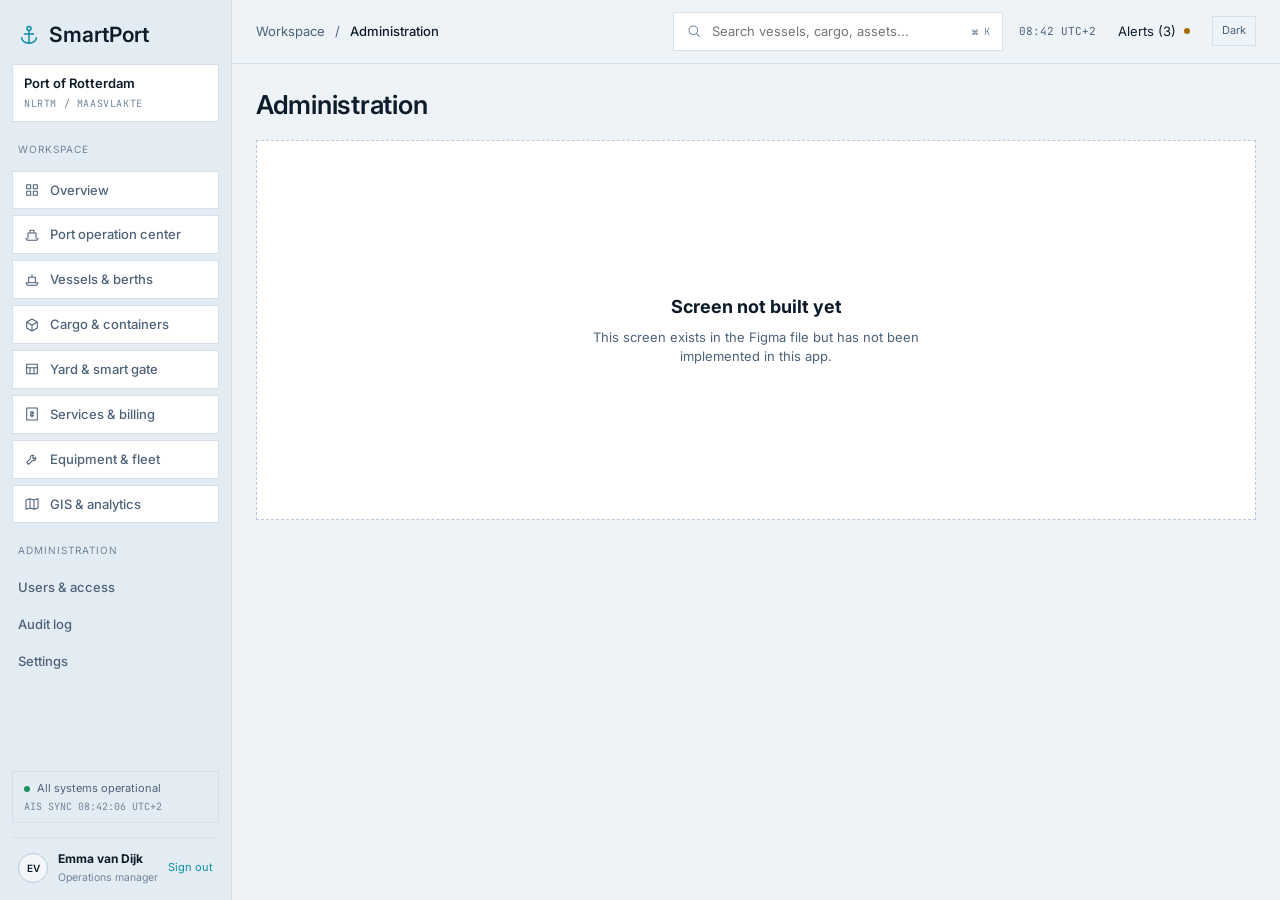
<file: admin.html>
<!doctype html>
<html lang="en">
<head>
<meta charset="utf-8">
<meta name="viewport" content="width=device-width, initial-scale=1, viewport-fit=cover">
<title>Administration · SmartPort</title>
<link rel="preconnect" href="https://fonts.googleapis.com">
<link rel="preconnect" href="https://fonts.gstatic.com" crossorigin>
<link rel="stylesheet" href="https://fonts.googleapis.com/css2?family=Inter:wght@400;500;600;700&family=JetBrains+Mono:wght@400;500&display=swap">
<link rel="stylesheet" href="css/app.css">
<script src="js/theme.js"></script>
</head>
<body>
<div id="app"></div>
<script src="js/icons.js"></script>
<script src="js/ui.js"></script>
<script src="js/layout.js"></script>
<script src="js/pages/admin.js"></script>
</body>
</html>
</file>
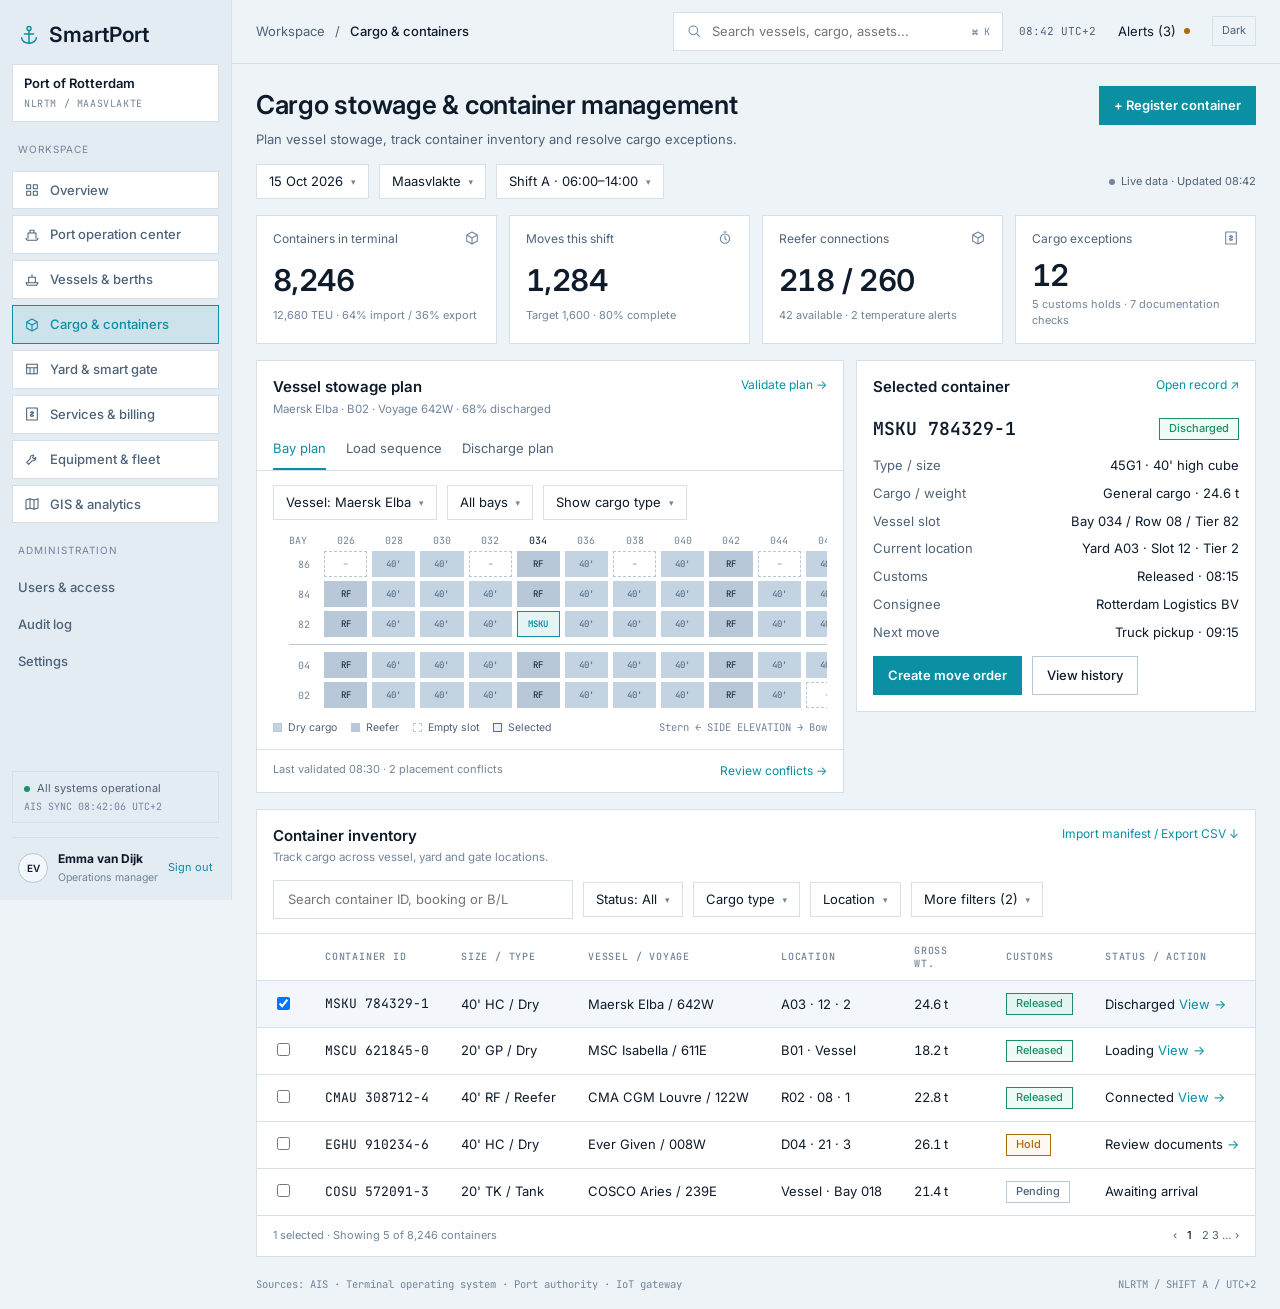
<file: cargo.html>
<!doctype html>
<html lang="en">
<head>
<meta charset="utf-8">
<meta name="viewport" content="width=device-width, initial-scale=1, viewport-fit=cover">
<title>Cargo & containers · SmartPort</title>
<link rel="preconnect" href="https://fonts.googleapis.com">
<link rel="preconnect" href="https://fonts.gstatic.com" crossorigin>
<link rel="stylesheet" href="https://fonts.googleapis.com/css2?family=Inter:wght@400;500;600;700&family=JetBrains+Mono:wght@400;500&display=swap">
<link rel="stylesheet" href="css/app.css">
<script src="js/theme.js"></script>
</head>
<body>
<div id="app"></div>
<script src="js/icons.js"></script>
<script src="js/ui.js"></script>
<script src="js/layout.js"></script>
<script src="js/pages/cargo.js"></script>
</body>
</html>
</file>
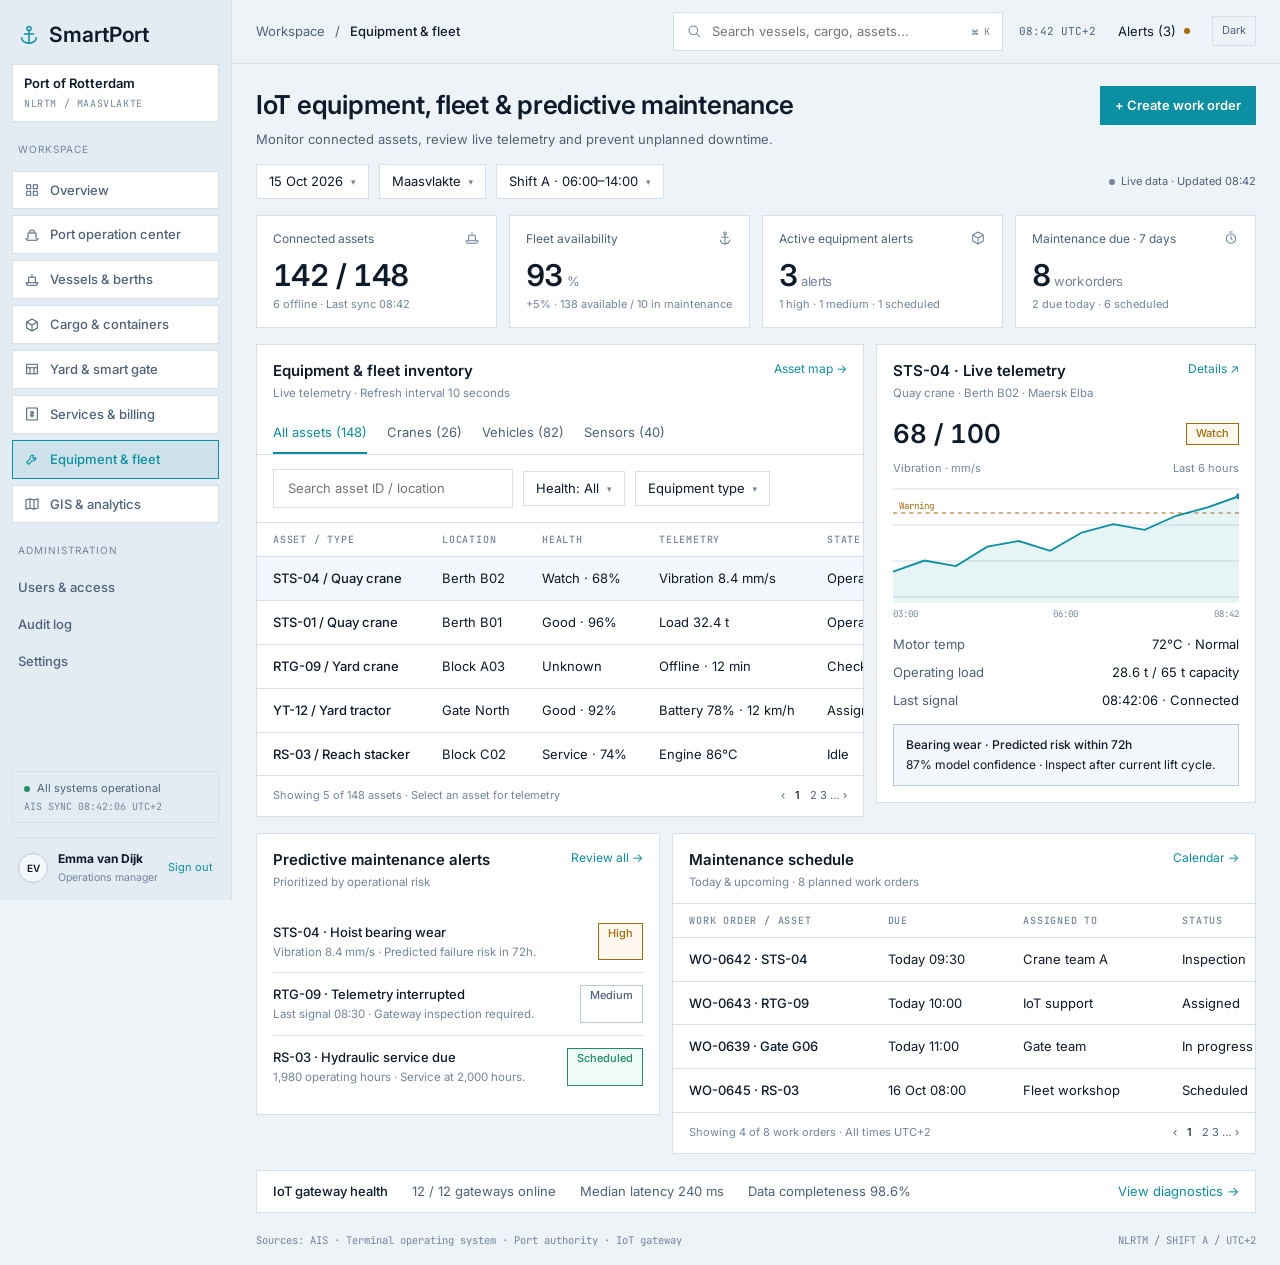
<file: equipment.html>
<!doctype html>
<html lang="en">
<head>
<meta charset="utf-8">
<meta name="viewport" content="width=device-width, initial-scale=1, viewport-fit=cover">
<title>Equipment & fleet · SmartPort</title>
<link rel="preconnect" href="https://fonts.googleapis.com">
<link rel="preconnect" href="https://fonts.gstatic.com" crossorigin>
<link rel="stylesheet" href="https://fonts.googleapis.com/css2?family=Inter:wght@400;500;600;700&family=JetBrains+Mono:wght@400;500&display=swap">
<link rel="stylesheet" href="css/app.css">
<script src="js/theme.js"></script>
</head>
<body>
<div id="app"></div>
<script src="js/icons.js"></script>
<script src="js/ui.js"></script>
<script src="js/layout.js"></script>
<script src="js/pages/equipment.js"></script>
</body>
</html>
</file>
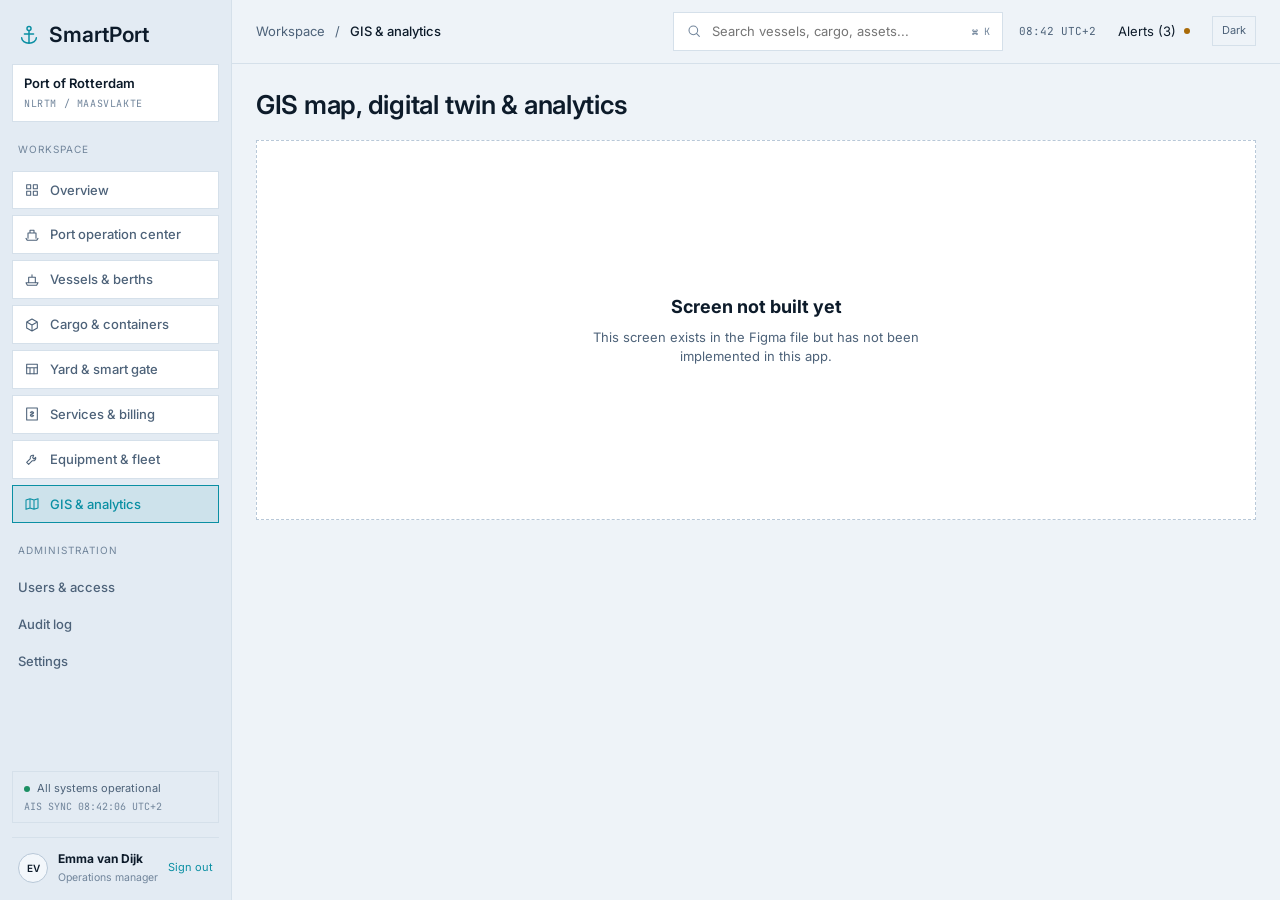
<file: gis.html>
<!doctype html>
<html lang="en">
<head>
<meta charset="utf-8">
<meta name="viewport" content="width=device-width, initial-scale=1, viewport-fit=cover">
<title>GIS & analytics · SmartPort</title>
<link rel="preconnect" href="https://fonts.googleapis.com">
<link rel="preconnect" href="https://fonts.gstatic.com" crossorigin>
<link rel="stylesheet" href="https://fonts.googleapis.com/css2?family=Inter:wght@400;500;600;700&family=JetBrains+Mono:wght@400;500&display=swap">
<link rel="stylesheet" href="css/app.css">
<script src="js/theme.js"></script>
</head>
<body>
<div id="app"></div>
<script src="js/icons.js"></script>
<script src="js/ui.js"></script>
<script src="js/layout.js"></script>
<script src="js/pages/gis.js"></script>
</body>
</html>
</file>
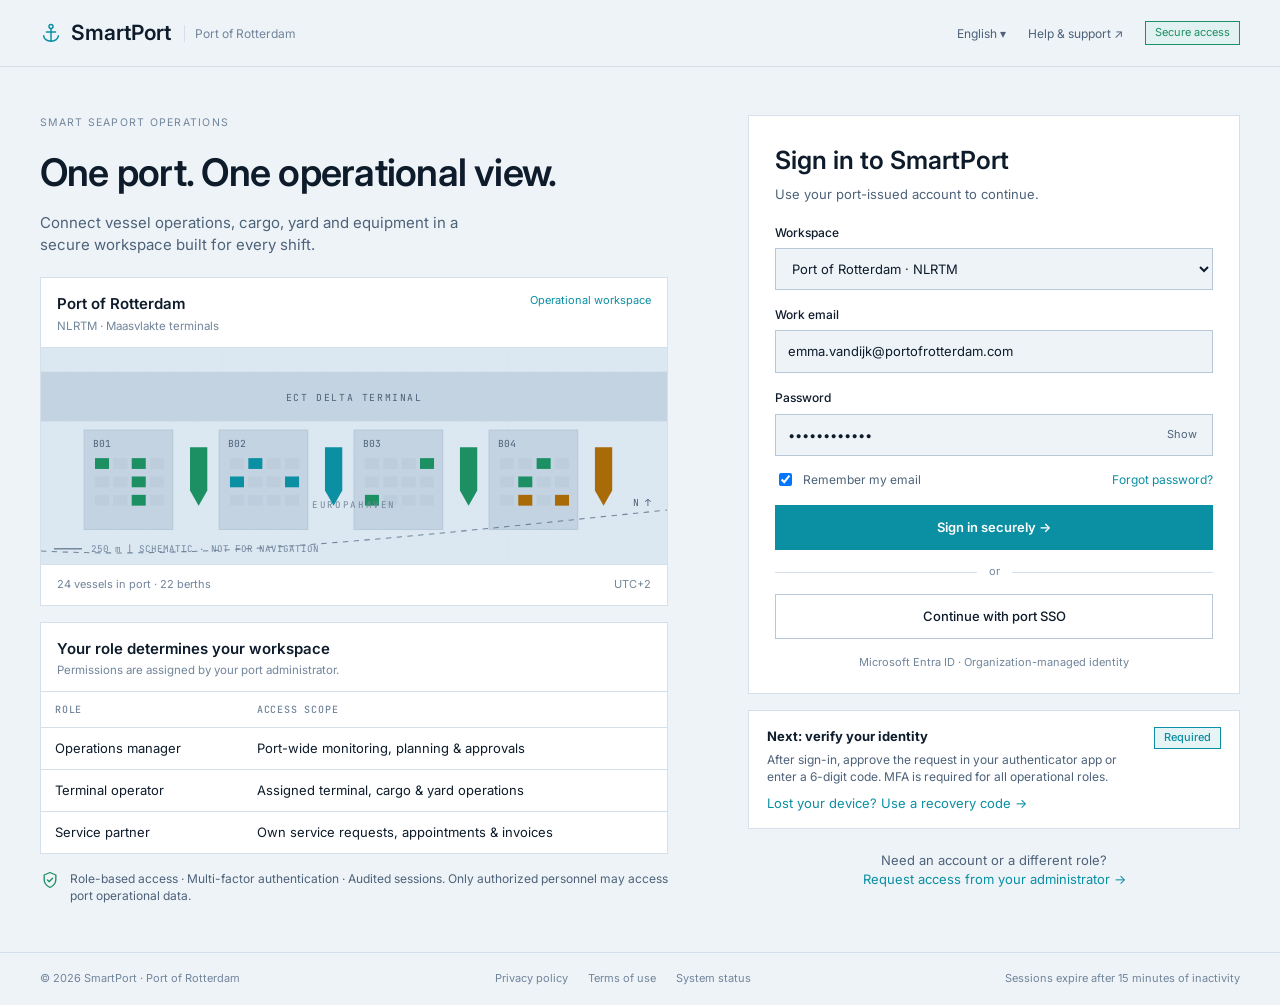
<file: login.html>
<!doctype html>
<html lang="en">
<head>
<meta charset="utf-8">
<meta name="viewport" content="width=device-width, initial-scale=1, viewport-fit=cover">
<title>Sign in · SmartPort</title>
<link rel="preconnect" href="https://fonts.googleapis.com">
<link rel="preconnect" href="https://fonts.gstatic.com" crossorigin>
<link rel="stylesheet" href="https://fonts.googleapis.com/css2?family=Inter:wght@400;500;600;700&family=JetBrains+Mono:wght@400;500&display=swap">
<link rel="stylesheet" href="css/app.css">
<script src="js/theme.js"></script>
</head>
<body>
<div id="login" class="lg"></div>
<script src="js/icons.js"></script>
<script src="js/ui.js"></script>
<script src="js/pages/login.js"></script>
</body>
</html>
</file>
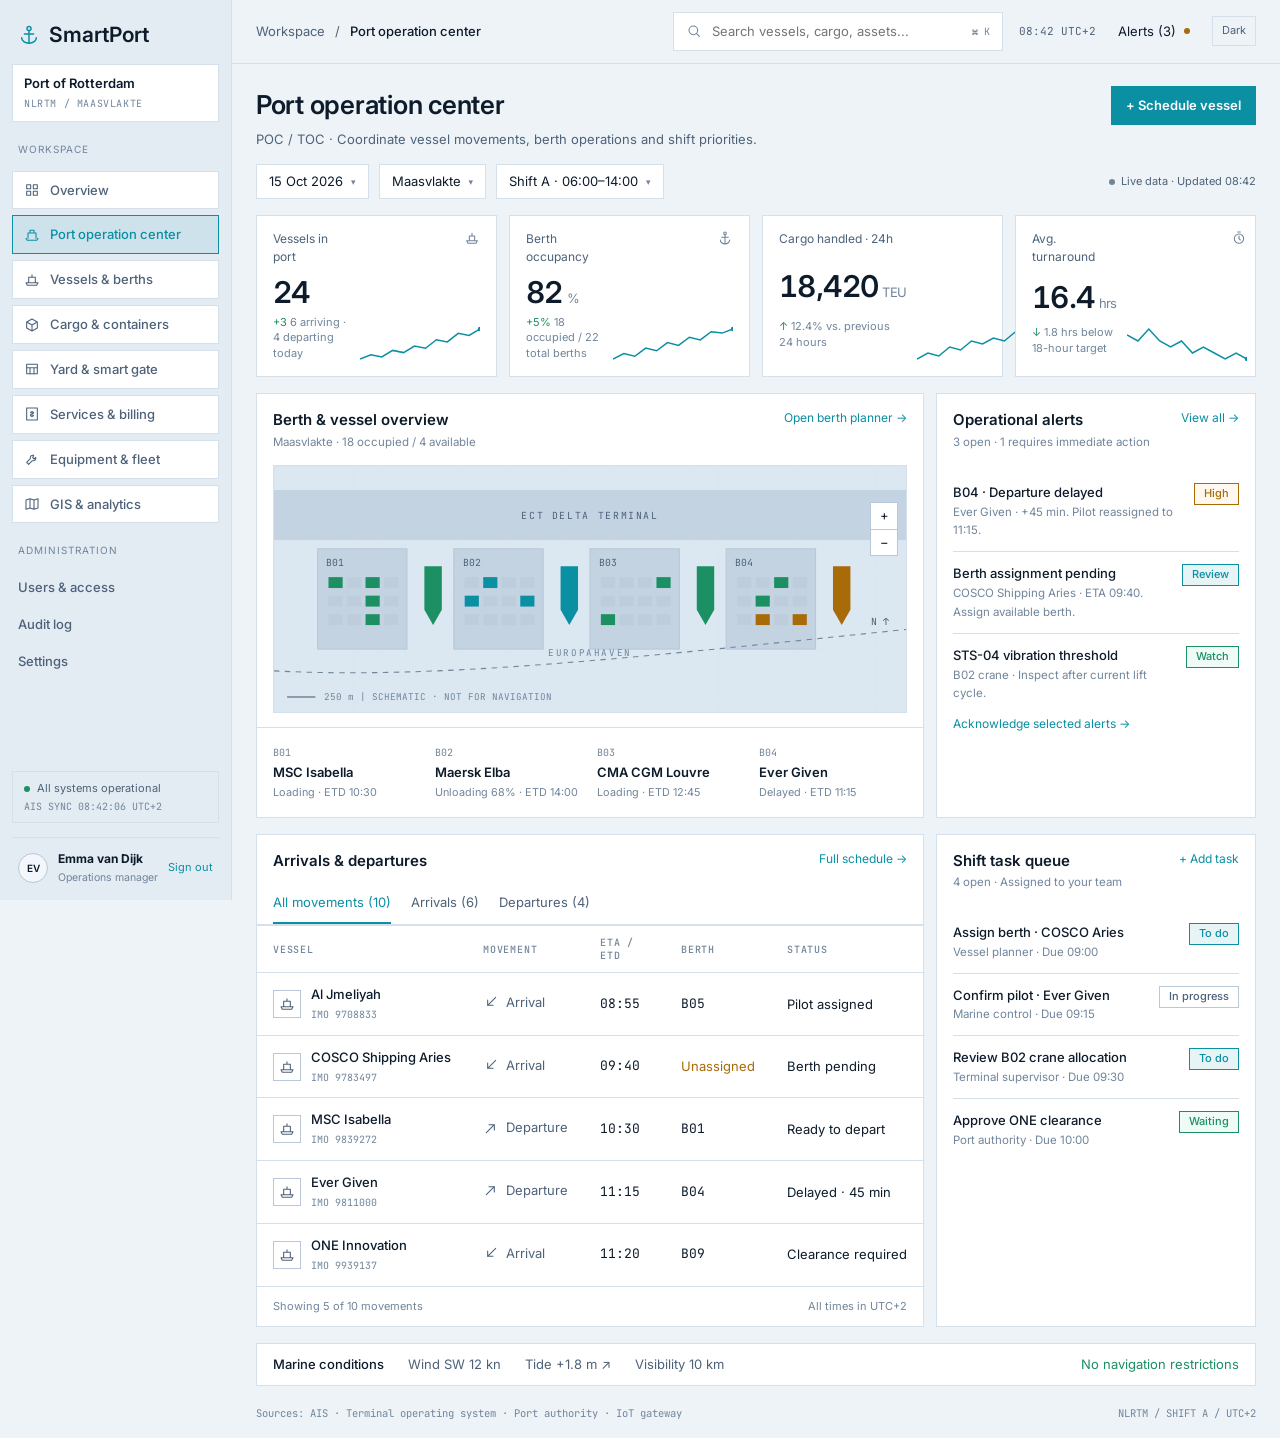
<file: operations.html>
<!doctype html>
<html lang="en">
<head>
<meta charset="utf-8">
<meta name="viewport" content="width=device-width, initial-scale=1, viewport-fit=cover">
<title>Port operation center · SmartPort</title>
<link rel="preconnect" href="https://fonts.googleapis.com">
<link rel="preconnect" href="https://fonts.gstatic.com" crossorigin>
<link rel="stylesheet" href="https://fonts.googleapis.com/css2?family=Inter:wght@400;500;600;700&family=JetBrains+Mono:wght@400;500&display=swap">
<link rel="stylesheet" href="css/app.css">
<script src="js/theme.js"></script>
</head>
<body>
<div id="app"></div>
<script src="js/icons.js"></script>
<script src="js/ui.js"></script>
<script src="js/layout.js"></script>
<script src="js/pages/operations.js"></script>
</body>
</html>
</file>
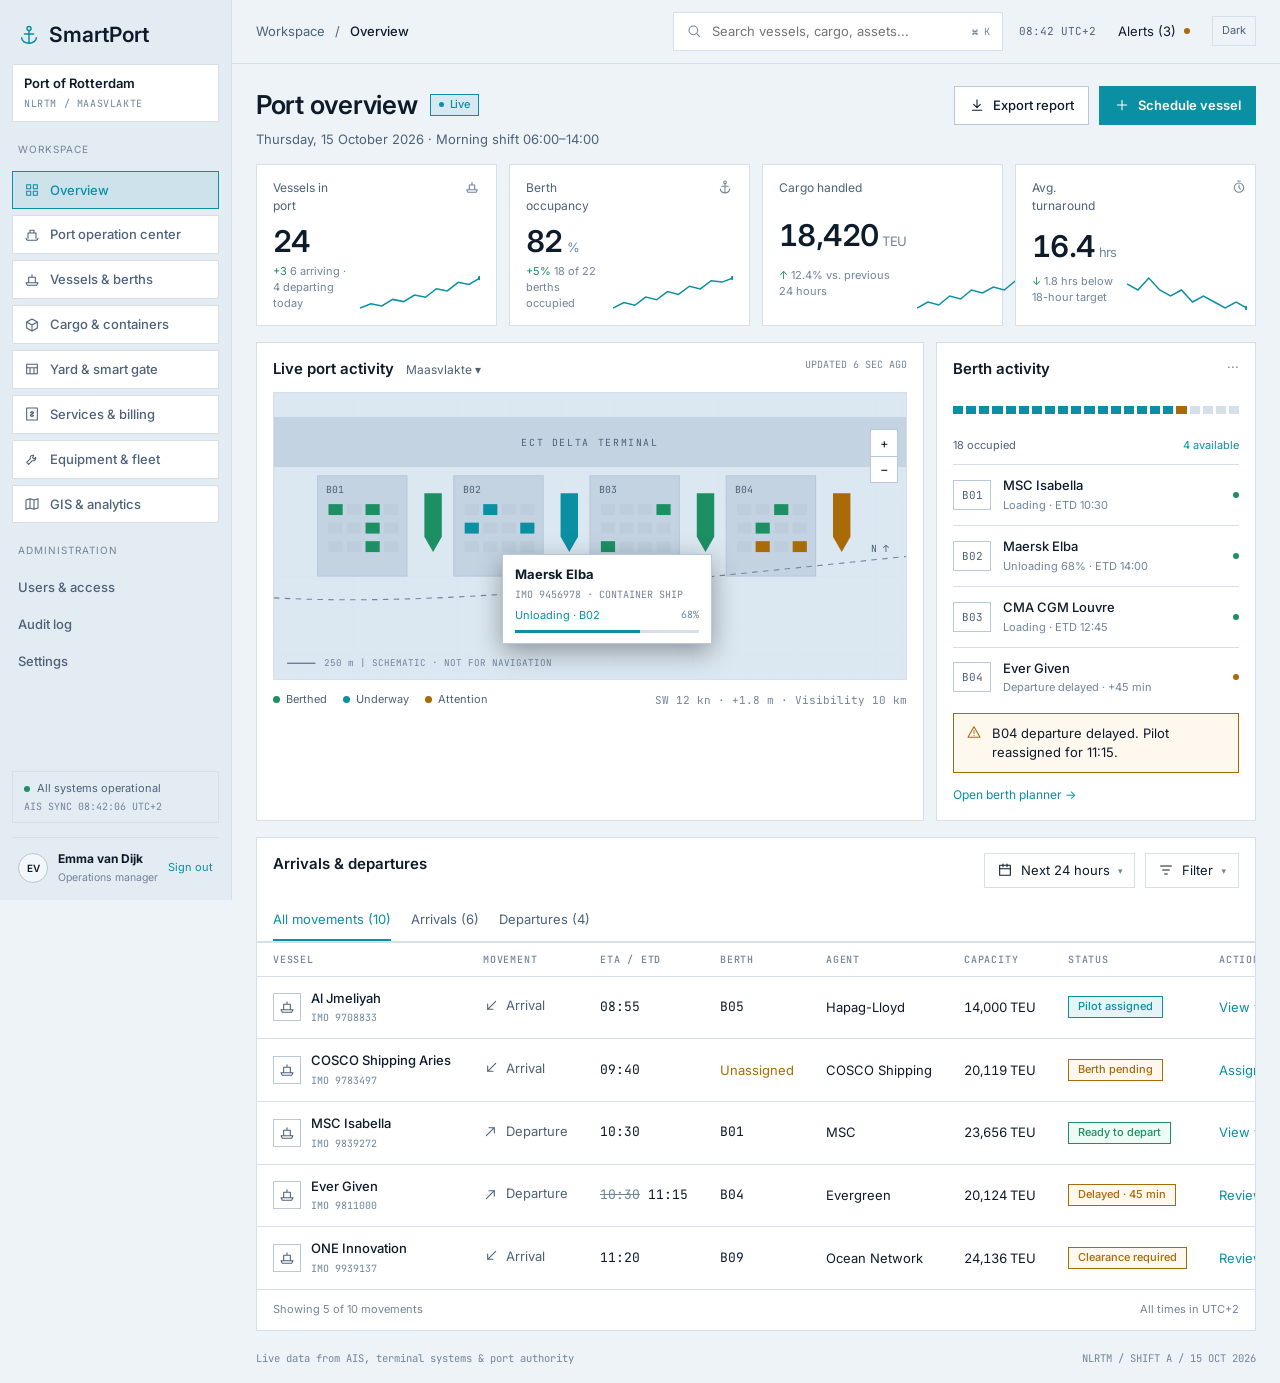
<file: overview.html>
<!doctype html>
<html lang="en">
<head>
<meta charset="utf-8">
<meta name="viewport" content="width=device-width, initial-scale=1, viewport-fit=cover">
<title>Port overview · SmartPort</title>
<link rel="preconnect" href="https://fonts.googleapis.com">
<link rel="preconnect" href="https://fonts.gstatic.com" crossorigin>
<link rel="stylesheet" href="https://fonts.googleapis.com/css2?family=Inter:wght@400;500;600;700&family=JetBrains+Mono:wght@400;500&display=swap">
<link rel="stylesheet" href="css/app.css">
<script src="js/theme.js"></script>
</head>
<body>
<div id="app"></div>
<script src="js/icons.js"></script>
<script src="js/ui.js"></script>
<script src="js/layout.js"></script>
<script src="js/pages/overview.js"></script>
</body>
</html>
</file>
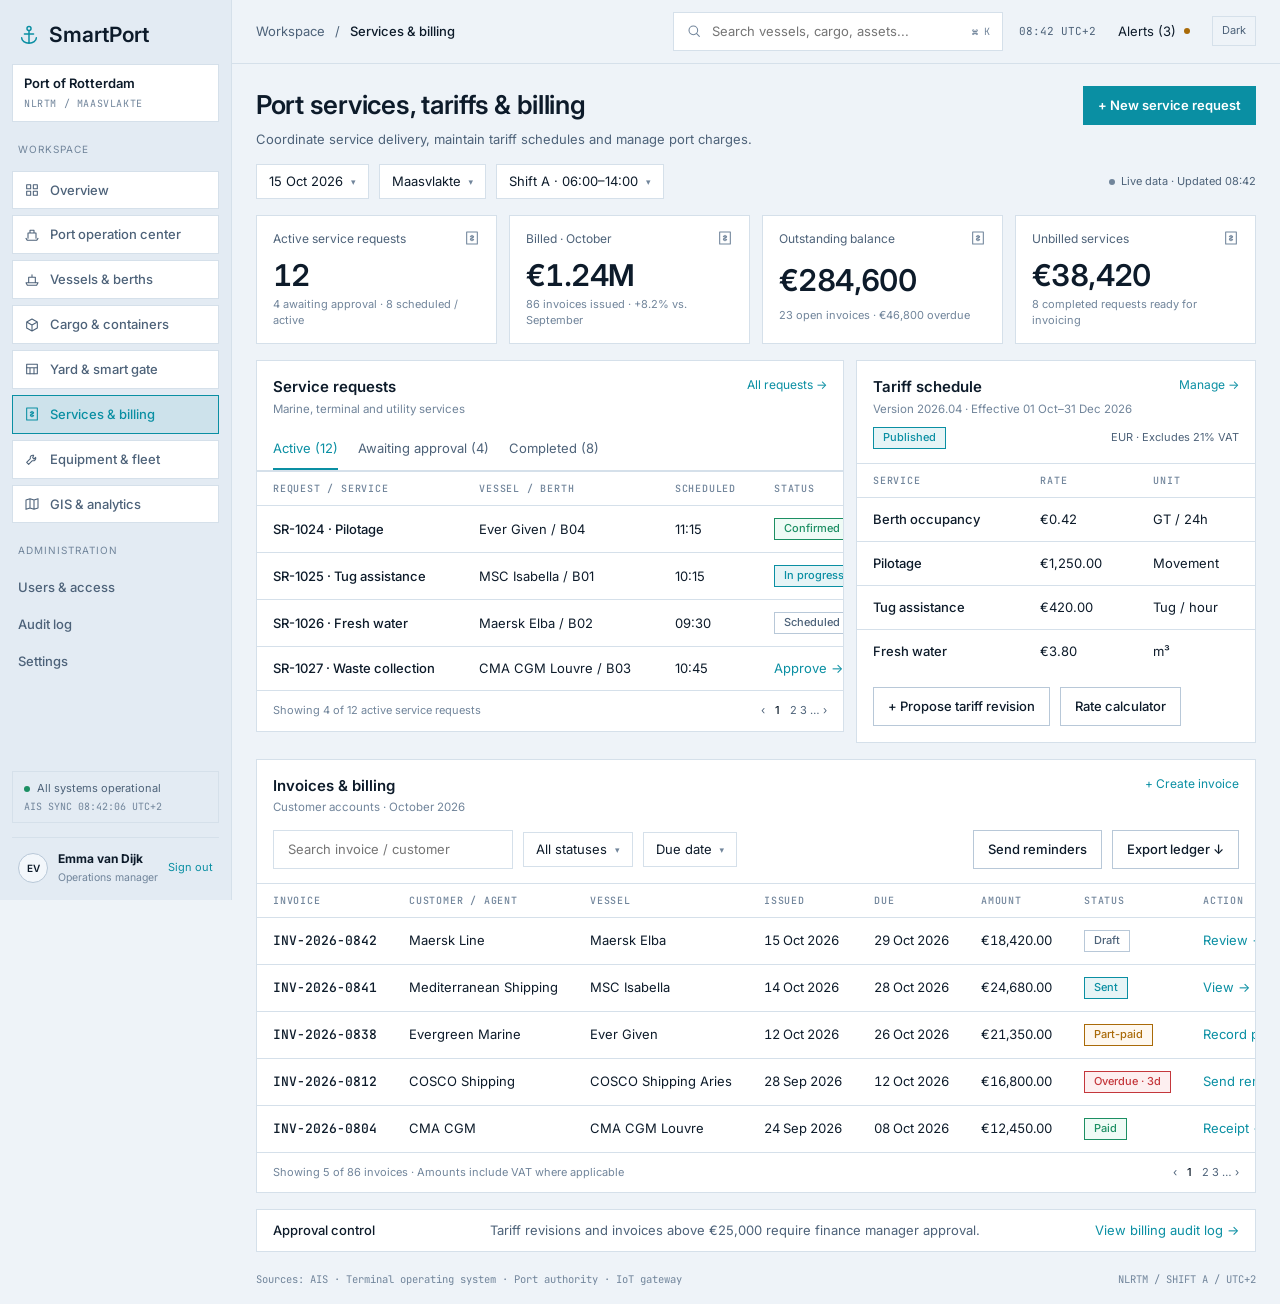
<file: services.html>
<!doctype html>
<html lang="en">
<head>
<meta charset="utf-8">
<meta name="viewport" content="width=device-width, initial-scale=1, viewport-fit=cover">
<title>Services & billing · SmartPort</title>
<link rel="preconnect" href="https://fonts.googleapis.com">
<link rel="preconnect" href="https://fonts.gstatic.com" crossorigin>
<link rel="stylesheet" href="https://fonts.googleapis.com/css2?family=Inter:wght@400;500;600;700&family=JetBrains+Mono:wght@400;500&display=swap">
<link rel="stylesheet" href="css/app.css">
<script src="js/theme.js"></script>
</head>
<body>
<div id="app"></div>
<script src="js/icons.js"></script>
<script src="js/ui.js"></script>
<script src="js/layout.js"></script>
<script src="js/pages/services.js"></script>
</body>
</html>
</file>
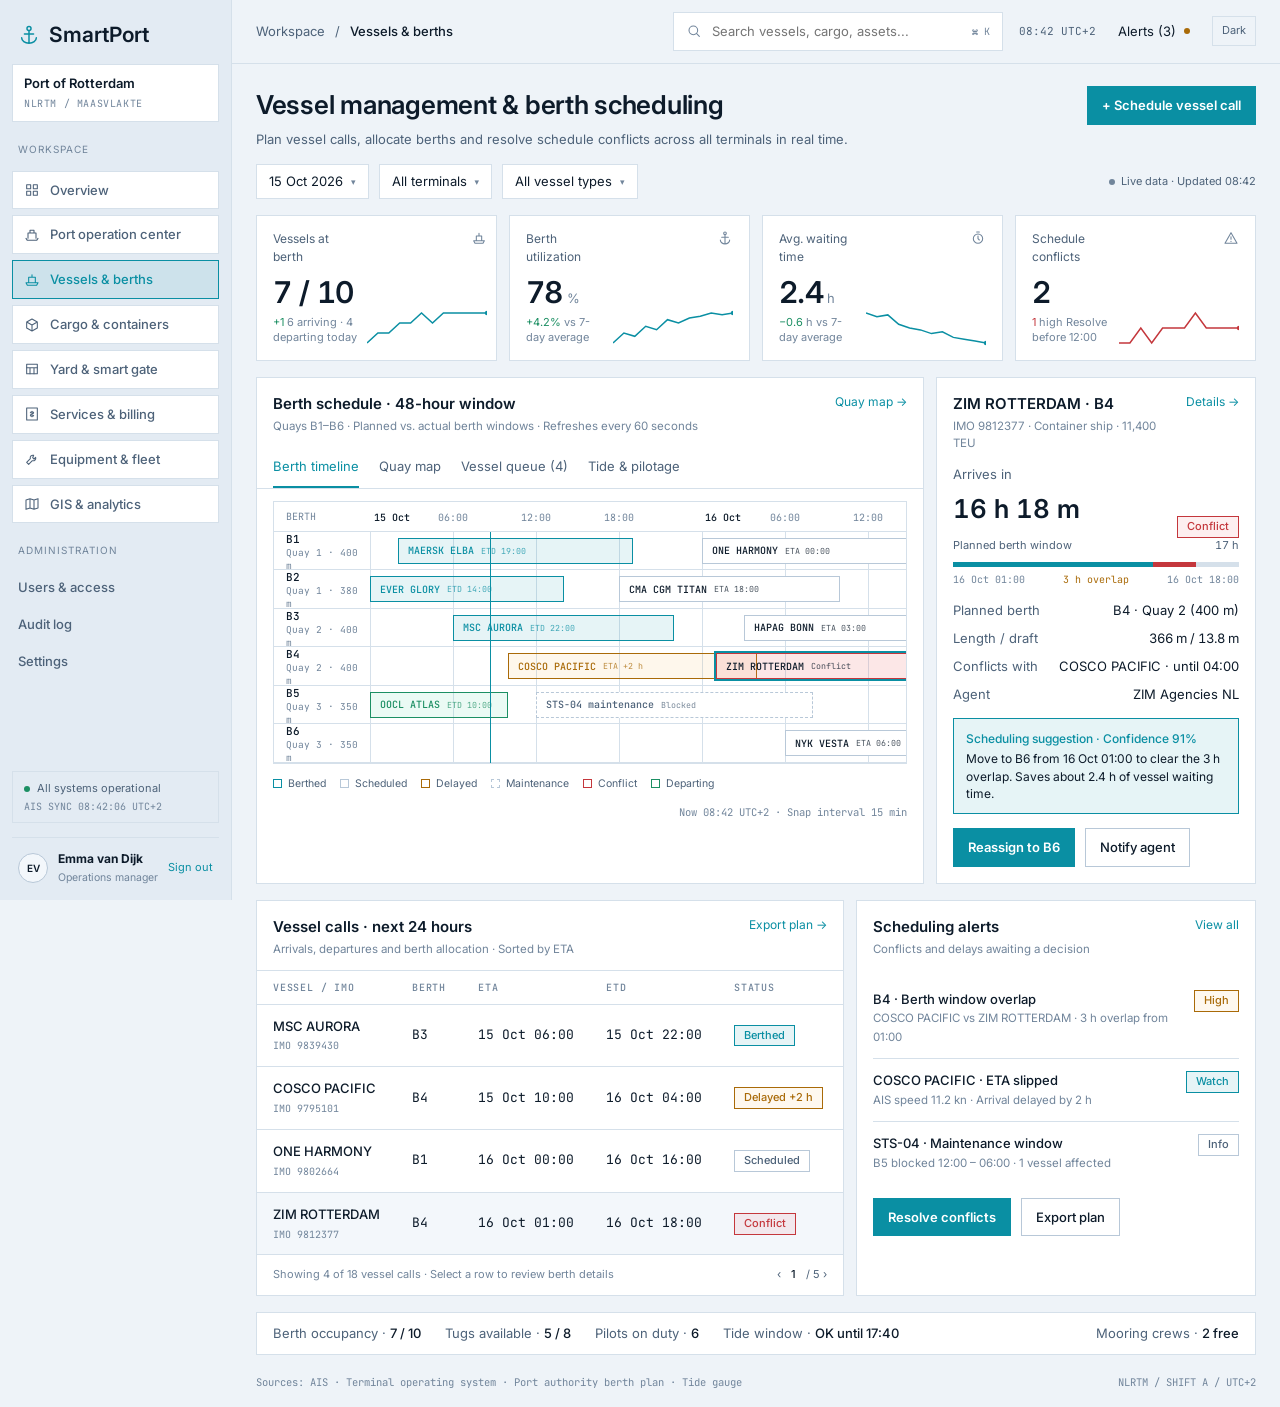
<file: vessels.html>
<!doctype html>
<html lang="en">
<head>
<meta charset="utf-8">
<meta name="viewport" content="width=device-width, initial-scale=1, viewport-fit=cover">
<title>Vessels & berths · SmartPort</title>
<link rel="preconnect" href="https://fonts.googleapis.com">
<link rel="preconnect" href="https://fonts.gstatic.com" crossorigin>
<link rel="stylesheet" href="https://fonts.googleapis.com/css2?family=Inter:wght@400;500;600;700&family=JetBrains+Mono:wght@400;500&display=swap">
<link rel="stylesheet" href="css/app.css">
<script src="js/theme.js"></script>
</head>
<body>
<div id="app"></div>
<script src="js/icons.js"></script>
<script src="js/ui.js"></script>
<script src="js/layout.js"></script>
<script src="js/pages/vessels.js"></script>
</body>
</html>
</file>
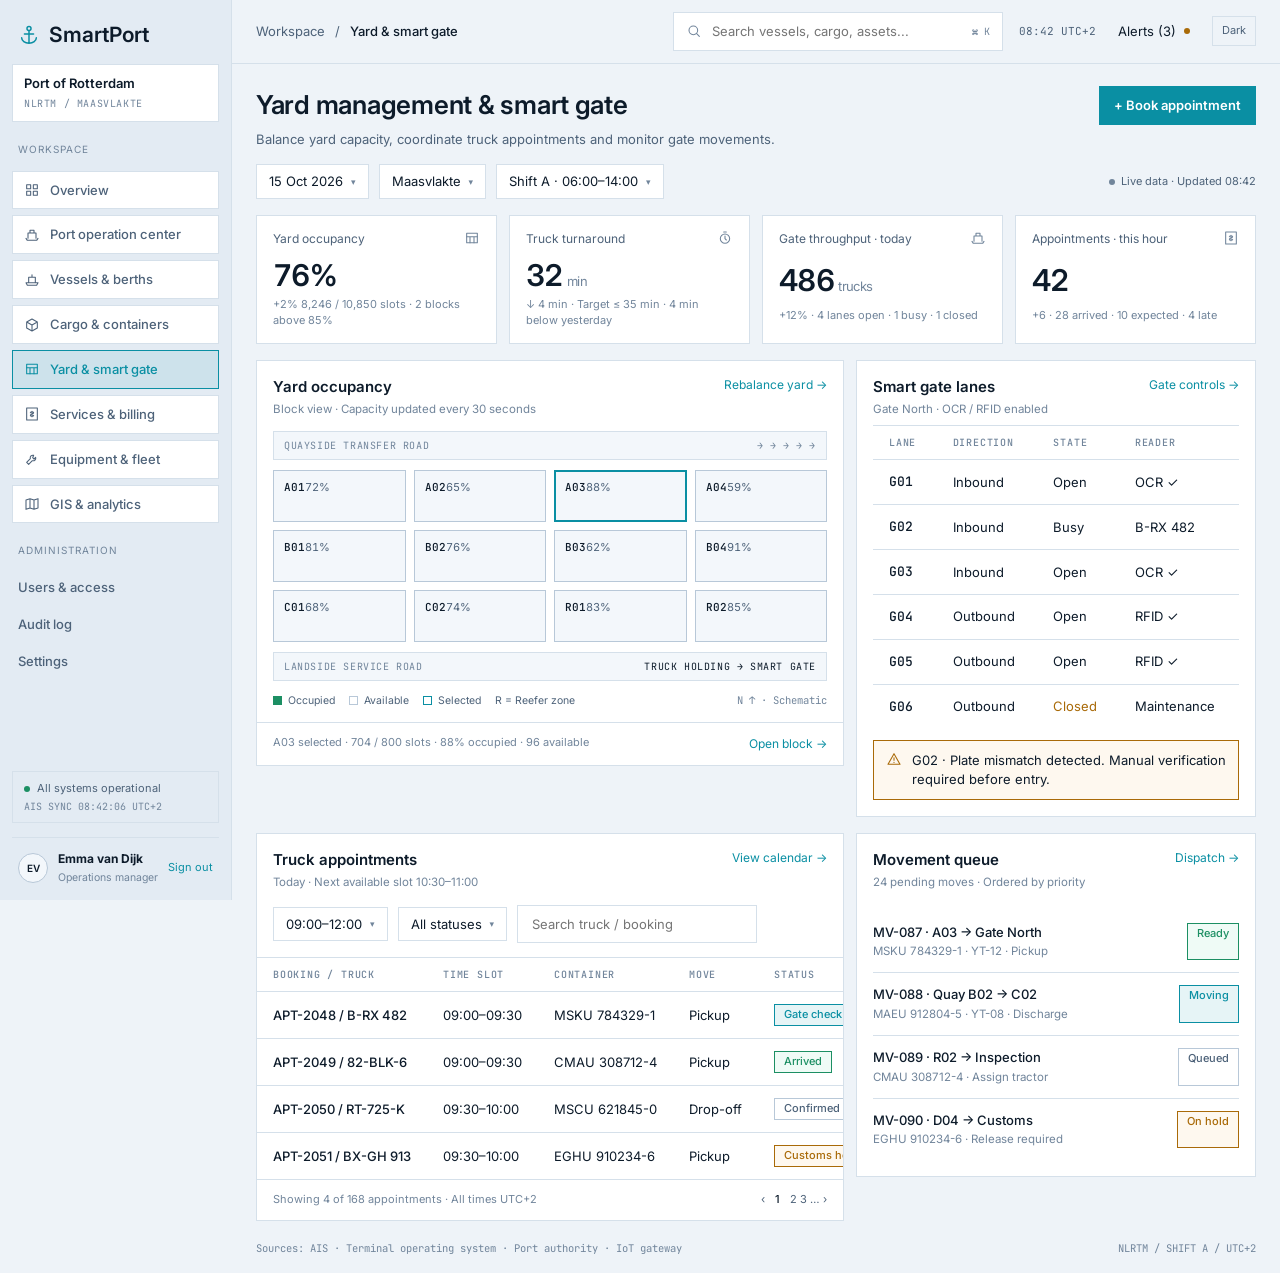
<file: yard.html>
<!doctype html>
<html lang="en">
<head>
<meta charset="utf-8">
<meta name="viewport" content="width=device-width, initial-scale=1, viewport-fit=cover">
<title>Yard & smart gate · SmartPort</title>
<link rel="preconnect" href="https://fonts.googleapis.com">
<link rel="preconnect" href="https://fonts.gstatic.com" crossorigin>
<link rel="stylesheet" href="https://fonts.googleapis.com/css2?family=Inter:wght@400;500;600;700&family=JetBrains+Mono:wght@400;500&display=swap">
<link rel="stylesheet" href="css/app.css">
<script src="js/theme.js"></script>
</head>
<body>
<div id="app"></div>
<script src="js/icons.js"></script>
<script src="js/ui.js"></script>
<script src="js/layout.js"></script>
<script src="js/pages/yard.js"></script>
</body>
</html>
</file>
<file: css/app.css>
/* SmartPort shared styles: tokens, dashboard shell, components. */
html,body{margin:0}
/* Layout: fixed left rail + scrolling workspace; panels on a dark navy ground, cyan reserved for the active/primary state, green/amber/red only for operational status. */
:root{
  --bg:#0a121c; --rail:#08101a; --panel:#0f1b2a; --panel2:#132234; --line:#1d2d42; --line2:#294058;
  --fg:#e7eef6; --mute:#8497ad; --dim:#5d7088; --accent:#5ad8e8; --accent-ink:#04222a; --accent-soft:rgba(90,216,232,.12);
  --ok:#5fd3a2; --warn:#f0b866; --bad:#e8686c; --sea:#16283b; --quay:#223850;
  --sans:'Inter',system-ui,-apple-system,'Segoe UI',sans-serif; --mono:'JetBrains Mono',ui-monospace,Menlo,Consolas,monospace;
  color-scheme:dark;
}
@media (prefers-color-scheme: light){:root:not([data-theme="dark"]){
  --bg:#eef3f8; --rail:#e3ebf3; --panel:#ffffff; --panel2:#f3f7fb; --line:#d5e0ea; --line2:#b8c8d8;
  --fg:#0d1b2a; --mute:#4d6279; --dim:#71859b; --accent:#0a8fa3; --accent-ink:#ffffff; --accent-soft:rgba(10,143,163,.1);
  --ok:#1c8f63; --warn:#a96a08; --bad:#c4373c; --sea:#dbe7f1; --quay:#c3d3e2; color-scheme:light}}
:root[data-theme="light"]{
  --bg:#eef3f8; --rail:#e3ebf3; --panel:#ffffff; --panel2:#f3f7fb; --line:#d5e0ea; --line2:#b8c8d8;
  --fg:#0d1b2a; --mute:#4d6279; --dim:#71859b; --accent:#0a8fa3; --accent-ink:#ffffff; --accent-soft:rgba(10,143,163,.1);
  --ok:#1c8f63; --warn:#a96a08; --bad:#c4373c; --sea:#dbe7f1; --quay:#c3d3e2; color-scheme:light}
*{box-sizing:border-box}
html,body{min-height:100%}
body{background:var(--bg);color:var(--fg);font-family:var(--sans);font-size:13px;line-height:1.45;padding-left:max(0px,env(safe-area-inset-left,0px));padding-right:max(0px,env(safe-area-inset-right,0px))}
button,input,select{font:inherit;color:inherit}
a{color:var(--accent);text-decoration:none}
:focus-visible{outline:2px solid var(--accent);outline-offset:2px}
.mono{font-family:var(--mono)}
.num{font-variant-numeric:tabular-nums}
svg{display:block}
.ic{width:16px;height:16px;fill:none;stroke:currentColor;stroke-width:1.6;stroke-linecap:round;stroke-linejoin:round;flex:none}

/* shell */
.shell{display:grid;grid-template-columns:232px minmax(0,1fr);min-height:100vh}
.rail{background:var(--rail);border-right:1px solid var(--line);padding:20px 12px 14px;display:flex;flex-direction:column;gap:14px;position:sticky;top:0;height:100vh;overflow-y:auto}
.brand{display:flex;align-items:center;gap:9px;font-size:21px;font-weight:600;padding:0 6px;color:var(--fg)}
.brand .ic{width:22px;height:22px;color:var(--accent)}
.ws{border:1px solid var(--line);background:var(--panel);padding:9px 11px}
.ws b{display:block;font-weight:600}
.ws span{font:10px var(--mono);color:var(--dim);letter-spacing:.06em}
.navlabel{font-size:10px;letter-spacing:.1em;text-transform:uppercase;color:var(--dim);padding:6px 6px 0}
.nav{display:flex;flex-direction:column;gap:6px}
.nav a{display:flex;align-items:center;gap:10px;padding:9px 11px;border:1px solid var(--line);background:var(--panel);color:var(--mute);font-weight:500}
.nav a:hover{color:var(--fg);border-color:var(--line2)}
.nav a[aria-current=page]{color:var(--accent);border-color:var(--accent);background:var(--accent-soft)}
.nav.admin a{border:0;background:none;padding:6px;color:var(--mute)}
.spacer{flex:1}
.sys{border:1px solid var(--line);padding:9px 11px;font-size:11px;color:var(--mute)}
.sys i{display:inline-block;width:6px;height:6px;border-radius:50%;background:var(--ok);margin-right:7px}
.sys small{display:block;font:10px var(--mono);color:var(--dim);margin-top:3px}
.me{display:flex;align-items:center;gap:10px;border-top:1px solid var(--line);padding:12px 6px 0}
.av{width:30px;height:30px;border-radius:50%;background:var(--panel2);border:1px solid var(--line2);display:grid;place-items:center;font-size:10px;font-weight:600}
.me b{display:block;font-size:12px}.me span{font-size:10.5px;color:var(--dim)}
.main{min-width:0;display:flex;flex-direction:column}
.top{display:flex;align-items:center;gap:16px;padding:12px max(24px,env(safe-area-inset-right,0px)) 12px 24px;border-bottom:1px solid var(--line);flex-wrap:wrap}
.crumb{display:flex;align-items:center;gap:10px;color:var(--mute);flex:1;min-width:160px}
.crumb b{color:var(--fg);font-weight:500}
.search{display:flex;align-items:center;gap:8px;border:1px solid var(--line);background:var(--panel);padding:8px 12px;width:min(330px,100%);color:var(--dim)}
.search input{background:none;border:0;outline:0;flex:1;min-width:0;color:var(--fg)}
.search kbd{font:10px var(--mono);color:var(--dim)}
.clock{font:11px var(--mono);color:var(--mute)}
.alerts{display:flex;align-items:center;gap:8px;color:var(--fg);background:none;border:0;cursor:pointer}
.alerts i{width:6px;height:6px;border-radius:50%;background:var(--warn)}
.theme{background:none;border:1px solid var(--line);color:var(--mute);padding:6px 9px;cursor:pointer;font-size:11px}
.page{padding:22px max(24px,env(safe-area-inset-right,0px)) 18px 24px;display:flex;flex-direction:column;gap:16px;flex:1}
.head{display:flex;align-items:flex-start;justify-content:space-between;gap:16px;flex-wrap:wrap}
.head h1{margin:0;font-size:26px;font-weight:600;letter-spacing:-.01em;text-wrap:balance;display:flex;align-items:center;gap:12px;flex-wrap:wrap}
.head p{margin:6px 0 0;color:var(--mute)}
.live{font-size:11px;font-weight:500;color:var(--accent);background:var(--accent-soft);border:1px solid var(--accent);padding:2px 8px;display:inline-flex;align-items:center;gap:6px}
.live:before{content:"";width:5px;height:5px;border-radius:50%;background:var(--accent)}
.actions{display:flex;gap:10px;flex-wrap:wrap}
.btn{display:inline-flex;align-items:center;gap:8px;padding:9px 14px;border:1px solid var(--line2);background:var(--panel);color:var(--fg);font-weight:500;cursor:pointer}
.btn:hover{border-color:var(--accent)}
.btn.pri{background:var(--accent);color:var(--accent-ink);border-color:var(--accent);font-weight:600}
.btn.pri:hover{filter:brightness(1.08)}
.filters{display:flex;gap:10px;flex-wrap:wrap;align-items:center}
.sel{border:1px solid var(--line);background:var(--panel);padding:7px 12px;cursor:pointer;display:inline-flex;gap:8px;align-items:center}
.sel:after{content:"▾";color:var(--dim);font-size:9px}
.updated{margin-left:auto;font-size:11px;color:var(--mute)}
.updated:before{content:"";display:inline-block;width:6px;height:6px;border-radius:50%;background:var(--dim);margin-right:6px}

/* kpi */
.kpis{display:grid;grid-template-columns:repeat(4,minmax(0,1fr));gap:12px}
.kpi{border:1px solid var(--line);background:var(--panel);padding:14px 16px;display:grid;grid-template-columns:1fr auto;grid-template-rows:auto auto auto;column-gap:10px}
.kpi .l{color:var(--mute);font-size:12px}
.kpi .ic{color:var(--dim);justify-self:end}
.kpi .v{font-size:30px;font-weight:600;letter-spacing:-.02em;margin-top:6px;white-space:nowrap}
.kpi .v small{font-size:13px;font-weight:400;color:var(--dim);margin-left:4px}
.kpi svg.sp{grid-column:2;grid-row:2/4;align-self:end;width:120px;height:38px}
.kpi .s{grid-column:1;font-size:11px;color:var(--dim)}
.up{color:var(--ok)}.dn{color:var(--ok)}.bd{color:var(--bad)}.wn{color:var(--warn)}

/* panels */
.panel{border:1px solid var(--line);background:var(--panel);min-width:0}
.ph{display:flex;align-items:flex-start;justify-content:space-between;gap:12px;padding:15px 16px 0}
.ph h2{margin:0;font-size:15px;font-weight:600}
.ph .sub{color:var(--dim);font-size:11.5px;margin-top:3px}
.pb{padding:14px 16px 16px}
.row2{display:grid;grid-template-columns:minmax(0,1fr) 320px;gap:12px}
.link{color:var(--accent);font-size:12px;white-space:nowrap}
.map{position:relative;margin:12px 16px 0;border:1px solid var(--line);background:var(--sea);overflow:hidden}
.map svg{width:100%;height:auto}
.mapctl{position:absolute;right:8px;top:36px;display:flex;flex-direction:column;border:1px solid var(--line2);background:var(--panel)}
.mapctl button{width:26px;height:26px;border:0;background:none;color:var(--fg);cursor:pointer}
.mapctl button+button{border-top:1px solid var(--line2)}
.tip{position:absolute;left:36%;bottom:12%;width:min(210px,60%);background:var(--panel);border:1px solid var(--line2);padding:10px 12px;box-shadow:0 8px 24px rgba(0,0,0,.35)}
.tip b{display:block}.tip span{font:10px var(--mono);color:var(--dim)}
.bar{height:3px;background:var(--line);margin-top:8px}.bar i{display:block;height:100%;background:var(--accent)}
.legend{display:flex;gap:16px;align-items:center;flex-wrap:wrap;font-size:11px;color:var(--mute);padding:12px 16px 14px}
.legend i{display:inline-block;width:7px;height:7px;border-radius:50%;margin-right:6px}
.legend .r{margin-left:auto;font:11px var(--mono);color:var(--dim)}
.seg{display:inline-flex;border:1px solid var(--line);background:var(--panel2)}
.seg button{border:0;background:none;padding:6px 12px;color:var(--mute);cursor:pointer;font-size:11.5px}
.seg button[aria-pressed=true]{background:var(--panel);color:var(--fg);box-shadow:inset 0 0 0 1px var(--line2)}
.seg b{font:500 10px var(--mono);color:var(--accent);margin-left:5px}

/* berth list */
.occ{display:flex;gap:3px;margin:12px 0 8px}.occ i{flex:1;height:8px;background:var(--accent)}.occ i.w{background:var(--warn)}.occ i.f{background:var(--line)}
.occn{display:flex;justify-content:space-between;font-size:11px;color:var(--mute)}.occn b{color:var(--accent);font-weight:400}
.bl{list-style:none;margin:10px 0 0;padding:0}
.bl li{display:flex;align-items:center;gap:12px;padding:11px 0;border-top:1px solid var(--line)}
.bl .bc{font:11px var(--mono);color:var(--mute);border:1px solid var(--line2);padding:7px 6px;min-width:38px;text-align:center}
.bl div{flex:1;min-width:0}.bl b{font-weight:500;display:block}.bl small{color:var(--dim);font-size:11px}
.dot{width:6px;height:6px;border-radius:50%;background:var(--ok);flex:none}.dot.w{background:var(--warn)}
.note{border:1px solid var(--warn);background:rgba(240,184,102,.1);color:var(--fg);padding:10px 12px;display:flex;gap:10px;margin-top:6px}
.note .ic{color:var(--warn)}

/* tables */
.tw{overflow-x:auto}
table{width:100%;border-collapse:collapse;min-width:620px;font-size:inherit}
.pb table,.nm table{min-width:0}
th{font:500 10px var(--mono);letter-spacing:.08em;text-transform:uppercase;color:var(--dim);text-align:left;padding:10px 16px;border-top:1px solid var(--line);border-bottom:1px solid var(--line)}
td{padding:12px 16px;border-bottom:1px solid var(--line);vertical-align:middle;white-space:nowrap}
tbody tr:last-child td{border-bottom:0}
tbody tr.rsel{background:var(--panel2)}
tbody tr[data-v]{cursor:pointer}tbody tr[data-v]:hover{background:var(--panel2)}
.vn{display:flex;align-items:center;gap:10px}
.vn .ib{width:28px;height:28px;border:1px solid var(--line2);display:grid;place-items:center;color:var(--mute)}
.vn b{font-weight:500;display:block}.vn small{font:10px var(--mono);color:var(--dim)}
.mv{display:inline-flex;align-items:center;gap:7px;color:var(--mute)}
.pill{display:inline-block;padding:2px 9px;font-size:11px;border:1px solid;font-weight:500}
.pill.ok{color:var(--ok);border-color:var(--ok);background:rgba(95,211,162,.1)}
.pill.warn{color:var(--warn);border-color:var(--warn);background:rgba(240,184,102,.1)}
.pill.bad{color:var(--bad);border-color:var(--bad);background:rgba(232,104,108,.1)}
.pill.info{color:var(--accent);border-color:var(--accent);background:var(--accent-soft)}
.pill.mute{color:var(--mute);border-color:var(--line2)}
.strike{text-decoration:line-through;color:var(--dim)}
.tfoot{display:flex;justify-content:space-between;gap:12px;flex-wrap:wrap;padding:12px 16px;font-size:11px;color:var(--dim);border-top:1px solid var(--line)}
.pg{display:flex;gap:10px;color:var(--mute)}.pg b{color:var(--fg);font-weight:500}
.tabs{display:flex;gap:20px;padding:12px 16px 0;border-bottom:1px solid var(--line);margin-top:10px}
.tabs button{background:none;border:0;border-bottom:2px solid transparent;padding:0 0 10px;color:var(--mute);cursor:pointer}
.tabs button[aria-selected=true]{color:var(--accent);border-color:var(--accent)}

/* alerts / tasks */
.list{list-style:none;margin:6px 0 0;padding:0}
.list li{display:flex;justify-content:space-between;gap:12px;padding:12px 0;border-bottom:1px solid var(--line)}
.list li:last-child{border-bottom:0}
.list b{font-weight:500;display:block}.list small{color:var(--dim);font-size:11.5px}
.foot{display:flex;justify-content:space-between;gap:12px;flex-wrap:wrap;font:10.5px var(--mono);color:var(--dim);padding-top:4px}
.strip{display:flex;gap:24px;flex-wrap:wrap;border:1px solid var(--line);background:var(--panel);padding:11px 16px;color:var(--mute)}
.strip b{color:var(--fg);font-weight:500}.strip .ok{margin-left:auto;color:var(--ok)}

/* timeline */
.tl{margin:12px 16px 0;overflow-x:auto;border:1px solid var(--line)}
.tlin{min-width:760px;position:relative}
.tlh,.tlr{display:grid;grid-template-columns:96px 1fr}
.tlh{border-bottom:1px solid var(--line);font:10px var(--mono);color:var(--dim);height:30px}
.tlh>div:first-child,.tlr>div:first-child{padding:0 12px;display:flex;flex-direction:column;justify-content:center}
.tlh .ax{position:relative}.tlh .ax span{position:absolute;top:9px;transform:translateX(-50%)}
.tlh .ax .d{color:var(--fg);font-weight:500;transform:none;left:4px}
.tlr{height:38.5px;border-bottom:1px solid var(--line)}.tlr:last-child{border-bottom:0}
.tlr .t{font:500 11px var(--mono);color:var(--fg)}.tlr .t small{display:block;font-weight:400;color:var(--dim);font-size:9.5px}
.lane{position:relative;background-image:linear-gradient(to right,var(--line) 1px,transparent 1px);background-size:calc(100%/8) 100%}
.blk{position:absolute;top:6px;height:26px;border:1px solid;display:flex;align-items:center;gap:7px;padding:0 9px;font:500 10px var(--mono);white-space:nowrap;overflow:hidden;cursor:pointer;background:var(--panel)}
.blk small{font-weight:400;opacity:.75}
.blk.st-ber{border-color:var(--accent);background:var(--accent-soft);color:var(--accent)}
.blk.st-sch{border-color:var(--line2);color:var(--fg)}
.blk.st-del{border-color:var(--warn);background:rgba(240,184,102,.12);color:var(--warn)}
.blk.st-con{border-color:var(--bad);background:rgba(232,104,108,.16);color:var(--fg)}
.blk.st-dep{border-color:var(--ok);background:rgba(95,211,162,.12);color:var(--ok)}
.blk.st-mnt{border-style:dashed;color:var(--mute);border-color:var(--line2)}
.blk.on{box-shadow:0 0 0 2px var(--accent)}
.nowl{position:absolute;top:0;bottom:0;width:1px;background:var(--accent);z-index:2;pointer-events:none}
.sw{display:flex;gap:14px;flex-wrap:wrap;font-size:10.5px;color:var(--mute);padding:12px 16px 14px;align-items:center}
.sw i{display:inline-block;width:9px;height:9px;border:1px solid;margin-right:6px;vertical-align:-1px}
.sw .r{margin-left:auto;font-family:var(--mono);color:var(--dim)}
.dtl dl{margin:14px 0 0;display:grid;grid-template-columns:auto 1fr;gap:9px 14px}
.dtl dt{color:var(--mute)}.dtl dd{margin:0;text-align:right}
.big{font-size:26px;font-weight:600;margin:6px 0 10px}
.pbar{height:5px;background:linear-gradient(90deg,var(--accent) 0 70%,var(--bad) 70% 85%,var(--line) 85%);margin:8px 0 6px}
.sug{border:1px solid var(--accent);background:var(--accent-soft);padding:11px 12px;margin-top:14px;font-size:12px}
.sug b{color:var(--accent);font-weight:500;display:block;margin-bottom:3px}
.stack{display:flex;gap:10px;margin-top:14px;flex-wrap:wrap}

/* login */
.lg{min-height:100vh;display:flex;flex-direction:column}
.lg header,.lg footer{display:flex;justify-content:space-between;align-items:center;gap:16px;flex-wrap:wrap;padding:18px max(40px,env(safe-area-inset-right,0px)) 18px max(40px,env(safe-area-inset-left,0px));border-bottom:1px solid var(--line);color:var(--mute);font-size:12px}
.lg footer{border-bottom:0;border-top:1px solid var(--line);color:var(--dim);font-size:11px}
.lg header .brand{padding:0;font-size:21px}.lg header .brand small{font-size:12px;font-weight:400;color:var(--dim);border-left:1px solid var(--line);padding-left:10px;margin-left:4px}
.secure{border:1px solid var(--ok);color:var(--ok);padding:3px 9px;font-size:11px;background:rgba(95,211,162,.08)}
.lgm{flex:1;display:grid;grid-template-columns:minmax(0,1.15fr) minmax(0,.9fr);gap:80px;padding:48px max(40px,env(safe-area-inset-right,0px)) 48px max(40px,env(safe-area-inset-left,0px));max-width:1280px;width:100%;margin:0 auto}
.eyebrow{font-size:10.5px;letter-spacing:.12em;text-transform:uppercase;color:var(--dim)}
.lgm h1{font-size:38px;margin:14px 0 12px;font-weight:600;letter-spacing:-.02em;text-wrap:balance}
.lgm .lead{color:var(--mute);font-size:15px;max-width:52ch;margin:0 0 22px}
.lgm .map{margin:0}
.lgm .panel+.panel{margin-top:16px}
.rt td,.rt th{padding:11px 14px}.rt table{min-width:0}.rt td{white-space:normal}
.trust{display:flex;gap:10px;margin-top:16px;color:var(--mute);font-size:12px}.trust .ic{color:var(--ok);width:20px;height:20px}
.card{padding:26px 26px 22px}
.card h2{margin:0;font-size:25px;font-weight:600}
.card .s{color:var(--mute);margin:6px 0 20px}
.f{display:flex;flex-direction:column;gap:7px;margin-bottom:16px}
.f label{font-weight:500;font-size:12px}
.f input,.f select{background:var(--bg);border:1px solid var(--line2);padding:11px 12px;width:100%;outline:0}
.f input:focus,.f select:focus{border-color:var(--accent)}
.pw{position:relative}.pw button{position:absolute;right:10px;top:50%;transform:translateY(-50%);background:none;border:0;color:var(--mute);cursor:pointer;font-size:11px}
.fr{display:flex;justify-content:space-between;align-items:center;font-size:12px;margin:-2px 0 16px;gap:12px;flex-wrap:wrap}
.fr label{display:flex;gap:8px;align-items:center;color:var(--mute)}
.btn.w{width:100%;justify-content:center;padding:12px}
.or{display:flex;align-items:center;gap:12px;color:var(--dim);font-size:11px;margin:14px 0}.or:before,.or:after{content:"";flex:1;height:1px;background:var(--line)}
.idp{text-align:center;color:var(--dim);font-size:11px;margin-top:16px}
.mfa{display:flex;justify-content:space-between;gap:12px;align-items:flex-start;padding:16px 18px;margin-top:14px}
.mfa b{display:block;margin-bottom:5px}.mfa p{margin:0 0 8px;color:var(--mute);font-size:12px}

.pend{display:grid;place-items:center;min-height:380px;border:1px dashed var(--line2);background:var(--panel);text-align:center;padding:32px}
.pend h2{margin:0 0 8px;font-size:18px}.pend p{margin:0 auto;color:var(--mute);max-width:46ch}

button.link{background:none;border:0;cursor:pointer;padding:0;font:inherit;font-size:12px}
.bay{display:grid;grid-template-columns:30px repeat(12,minmax(0,1fr));gap:4px 5px;min-width:640px;padding:0 16px 0}
.bh{font:10px var(--mono);color:var(--dim);text-align:center;align-self:center}.bh.on{color:var(--fg)}
.bay .bh:first-child{text-align:left}
.bdiv{grid-column:1/-1;height:1px;background:var(--line2);margin:3px 0}
.bcell{height:26px;display:grid;place-items:center;font:9px var(--mono);border:1px solid transparent}
.bcell.d{background:var(--quay);color:var(--mute)}
.bcell.r{background:var(--line2);color:var(--fg)}
.bcell.e{border:1px dashed var(--line2);color:var(--dim)}
.bcell.s{background:var(--accent-soft);border-color:var(--accent);color:var(--accent);font-weight:600}
.ygrid{display:grid;grid-template-columns:repeat(4,minmax(0,1fr));gap:8px;margin-top:10px}
.yb{border:1px solid var(--line2);background:var(--panel2);padding:9px 10px;cursor:pointer;display:flex;flex-direction:column;gap:9px;text-align:left}
.yb:hover{border-color:var(--accent)}.yb.on{border-color:var(--accent);box-shadow:0 0 0 1px var(--accent) inset}
.yh{display:flex;justify-content:space-between;font-size:11px;color:var(--mute)}.yh b{color:var(--fg);font-weight:500}
.ys{display:flex;gap:3px}.ys i{flex:1;height:7px}
.road{display:flex;justify-content:space-between;background:var(--panel2);border:1px solid var(--line);padding:7px 10px;font:10px var(--mono);color:var(--dim);letter-spacing:.06em}
@media (max-width:620px){.ygrid{grid-template-columns:repeat(2,minmax(0,1fr))}}
.panel .search input{width:100%}
[hidden]{display:none!important}

@media (max-width:1100px){.kpis{grid-template-columns:repeat(2,minmax(0,1fr))}.row2{grid-template-columns:minmax(0,1fr)!important}.lgm{grid-template-columns:minmax(0,1fr);gap:32px}}
@media (max-width:860px){
  .shell{grid-template-columns:minmax(0,1fr)}
  .rail{position:static;height:auto;flex-direction:row;flex-wrap:wrap;align-items:center;border-right:0;border-bottom:1px solid var(--line);padding:12px max(16px,env(safe-area-inset-left,0px))}
  .rail .ws,.rail .navlabel,.rail .sys,.rail .me,.rail .spacer,.nav.admin{display:none}
  .nav{flex-direction:row;overflow-x:auto;width:100%;padding-bottom:4px}.nav a{white-space:nowrap}
  .top,.page{padding-left:max(16px,env(safe-area-inset-left,0px));padding-right:max(16px,env(safe-area-inset-right,0px))}
  .lg header,.lg footer,.lgm{padding-left:max(16px,env(safe-area-inset-left,0px));padding-right:max(16px,env(safe-area-inset-right,0px))}
  .lgm h1{font-size:30px}
}
@media (max-width:520px){.kpis{grid-template-columns:minmax(0,1fr)}.card{padding:20px 16px}.clock{display:none}}
@media (prefers-reduced-motion:no-preference){.btn,.nav a{transition:border-color .15s,color .15s,filter .15s}}
</file>
